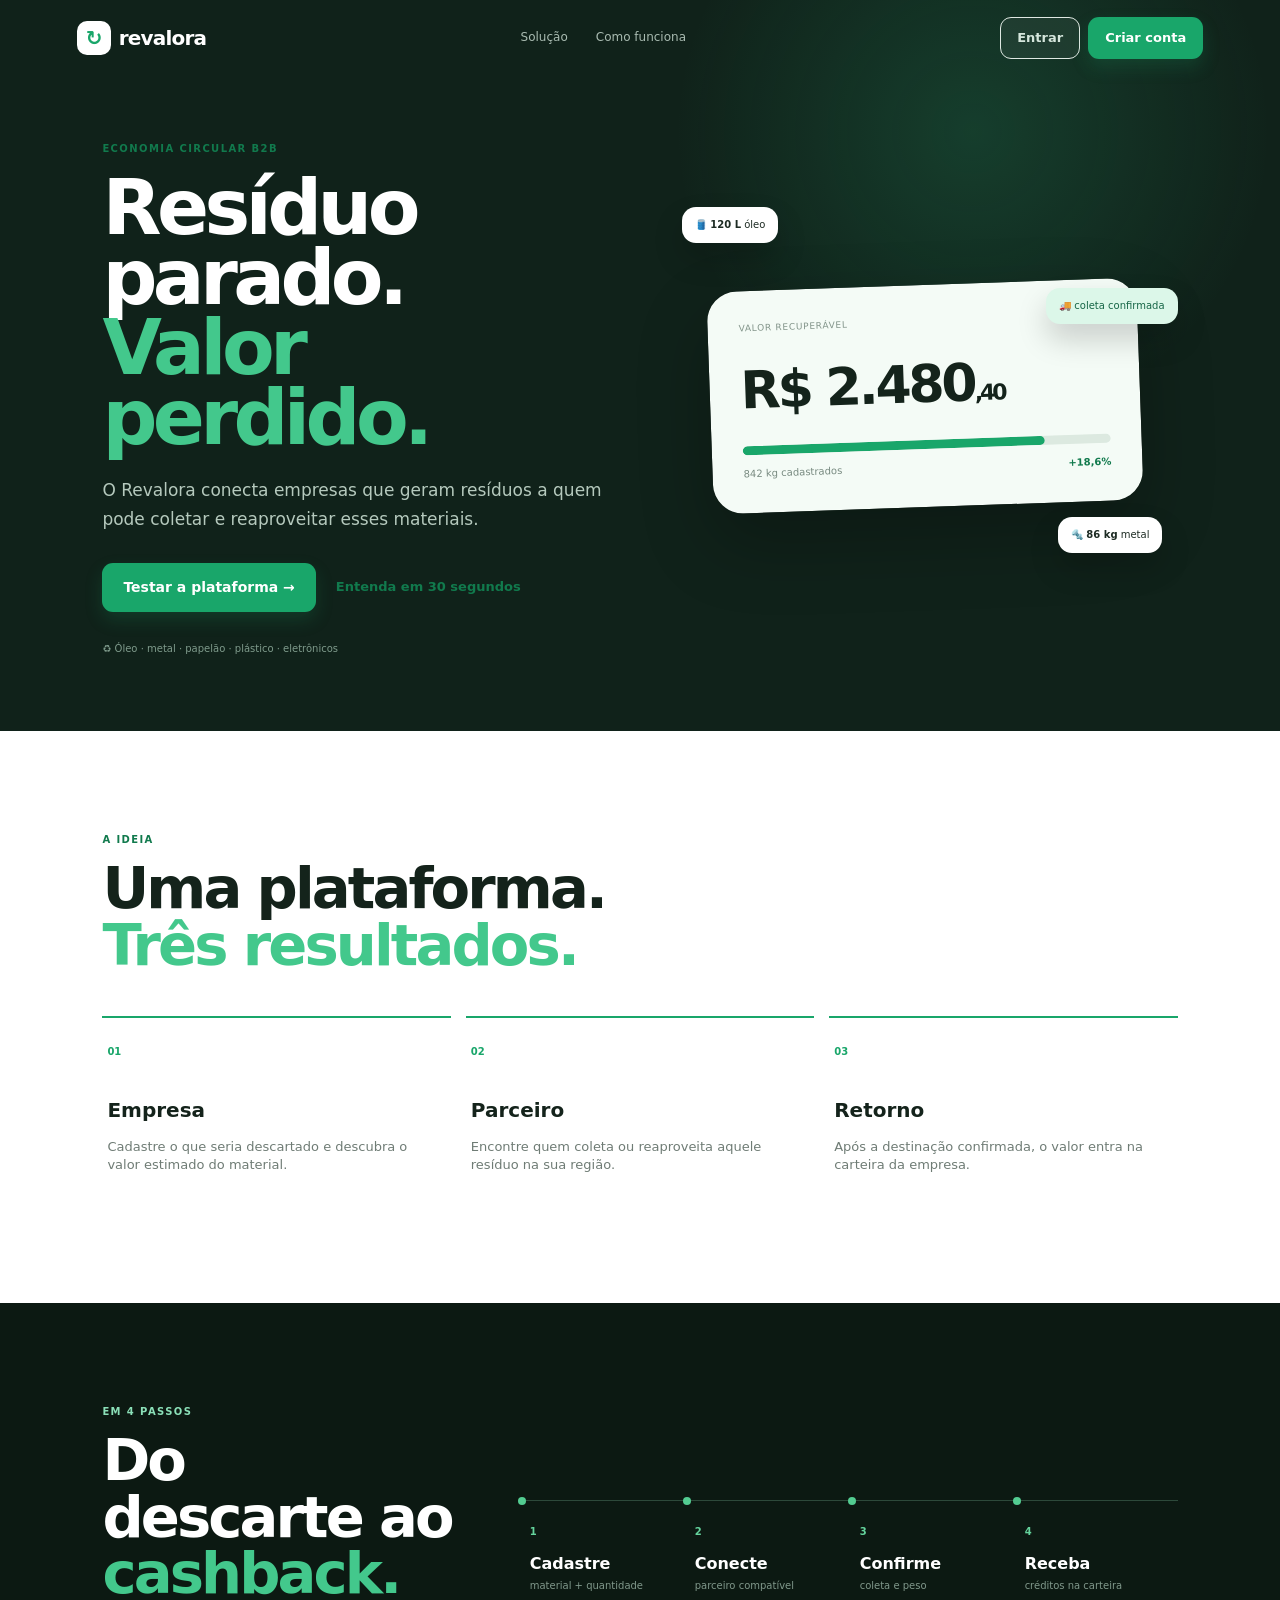
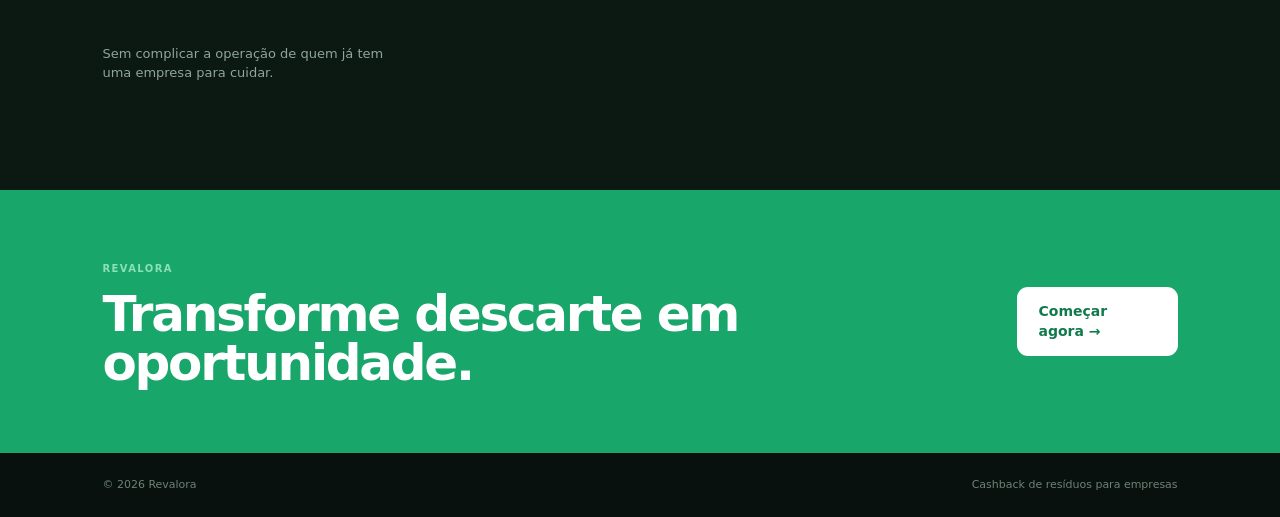
<file: index.html>
<!DOCTYPE html>
<html lang="pt-BR">
<head>
  <meta charset="UTF-8">
  <meta name="viewport" content="width=device-width, initial-scale=1.0">
  <title>Revalora — Resíduo que retorna valor</title>
  <link rel="stylesheet" href="styles.css">
</head>
<body class="landing">
  <header class="landing-header">
    <a class="logo" href="index.html"><span>↻</span> revalora</a>
    <nav><a href="#solucao">Solução</a><a href="#fluxo">Como funciona</a></nav>
    <div class="header-buttons"><a class="btn ghost" href="login.html">Entrar</a><a class="btn solid" href="cadastro.html">Criar conta</a></div>
  </header>

  <main>
    <section class="hero-v2">
      <div class="hero-v2-copy">
        <span class="tag">ECONOMIA CIRCULAR B2B</span>
        <h1>Resíduo parado.<br><em>Valor perdido.</em></h1>
        <p>O Revalora conecta empresas que geram resíduos a quem pode coletar e reaproveitar esses materiais.</p>
        <div class="hero-v2-actions">
          <a class="btn solid big" href="cadastro.html">Testar a plataforma →</a>
          <a class="text-link" href="#fluxo">Entenda em 30 segundos</a>
        </div>
        <div class="hero-note"><span>♻</span> Óleo · metal · papelão · plástico · eletrônicos</div>
      </div>

      <div class="hero-orbit">
        <div class="orbit-card main-orbit">
          <div class="orbit-top"><span>VALOR RECUPERÁVEL</span><b>este mês</b></div>
          <strong>R$ 2.480<small>,40</small></strong>
          <div class="orbit-bar"><i></i></div>
          <div class="orbit-foot"><span>842 kg cadastrados</span><b>+18,6%</b></div>
        </div>
        <div class="orbit-pill pill-one">🛢️ <b>120 L</b> óleo</div>
        <div class="orbit-pill pill-two">🔩 <b>86 kg</b> metal</div>
        <div class="orbit-pill pill-three">🚚 coleta confirmada</div>
        <div class="orbit-center">↻</div>
      </div>
    </section>

    <section id="solucao" class="section-v2">
      <div class="section-intro">
        <span class="tag">A IDEIA</span>
        <h2>Uma plataforma.<br><em>Três resultados.</em></h2>
      </div>
      <div class="result-grid">
        <article><span>01</span><h3>Empresa</h3><p>Cadastre o que seria descartado e descubra o valor estimado do material.</p></article>
        <article><span>02</span><h3>Parceiro</h3><p>Encontre quem coleta ou reaproveita aquele resíduo na sua região.</p></article>
        <article><span>03</span><h3>Retorno</h3><p>Após a destinação confirmada, o valor entra na carteira da empresa.</p></article>
      </div>
    </section>

    <section id="fluxo" class="section-v2 dark-band">
      <div class="flow-copy"><span class="tag light">EM 4 PASSOS</span><h2>Do descarte ao<br><em>cashback.</em></h2><p>Sem complicar a operação de quem já tem uma empresa para cuidar.</p></div>
      <div class="flow-line">
        <div><b>1</b><strong>Cadastre</strong><small>material + quantidade</small></div>
        <div><b>2</b><strong>Conecte</strong><small>parceiro compatível</small></div>
        <div><b>3</b><strong>Confirme</strong><small>coleta e peso</small></div>
        <div><b>4</b><strong>Receba</strong><small>créditos na carteira</small></div>
      </div>
    </section>

    <section class="cta-v2">
      <div><span class="tag light">REVALORA</span><h2>Transforme descarte em oportunidade.</h2></div>
      <a class="btn light-btn big" href="cadastro.html">Começar agora →</a>
    </section>
  </main>

  <footer class="landing-footer-v2"><span>© 2026 Revalora</span><span>Cashback de resíduos para empresas</span></footer>
</body>
</html>
</file>
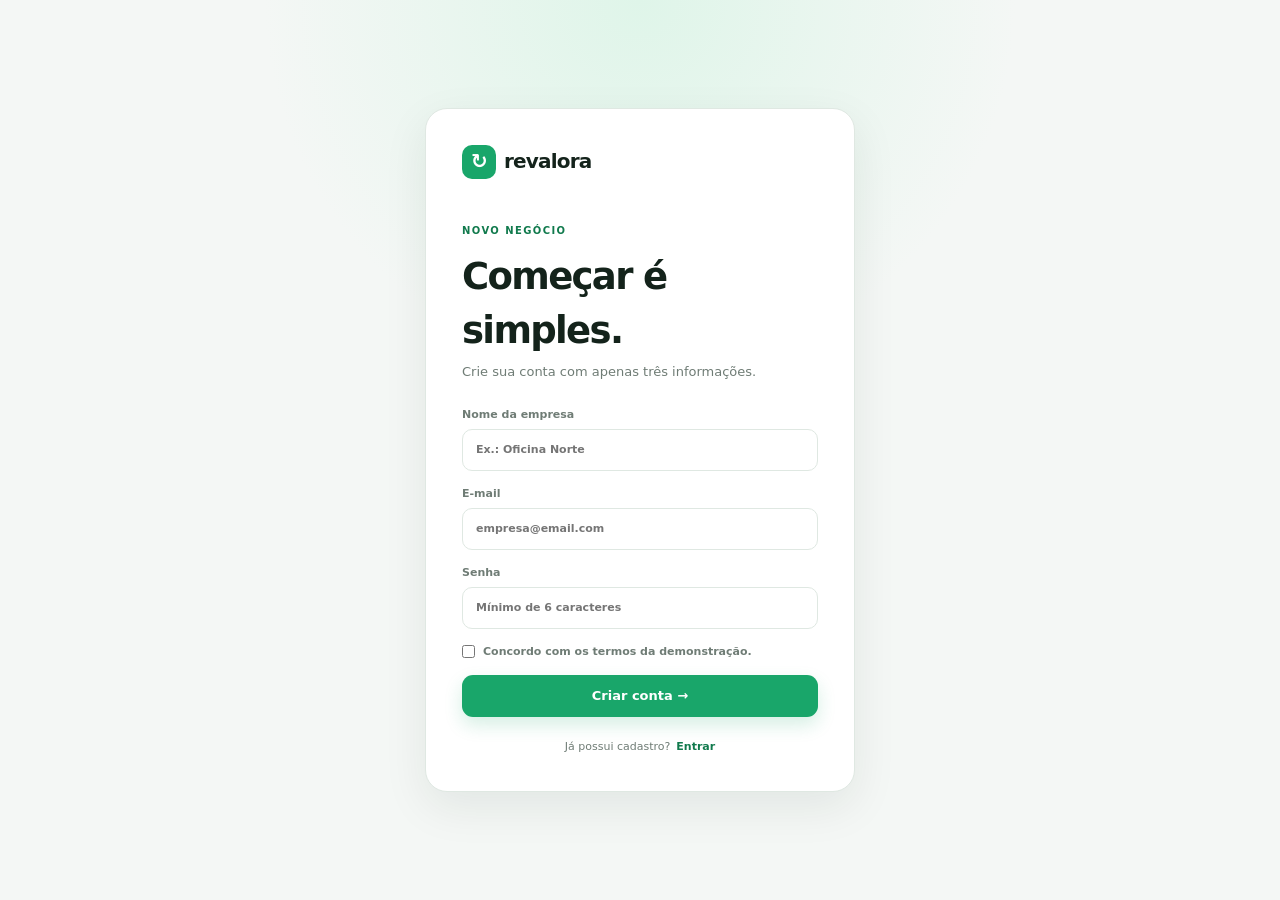
<file: cadastro.html>
<!DOCTYPE html>
<html lang="pt-BR">
<head><meta charset="UTF-8"><meta name="viewport" content="width=device-width, initial-scale=1.0"><title>Criar conta | Revalora</title><link rel="stylesheet" href="styles.css"></head>
<body class="auth-v2">
  <main class="auth-box">
    <a class="logo" href="index.html"><span>↻</span> revalora</a>
    <div class="auth-title"><span class="tag">NOVO NEGÓCIO</span><h1>Começar é simples.</h1><p>Crie sua conta com apenas três informações.</p></div>
    <div id="registerAlert" class="alert hidden"></div>
    <form id="registerForm" class="form-v2">
      <label>Nome da empresa<input id="companyName" type="text" placeholder="Ex.: Oficina Norte" required></label>
      <label>E-mail<input id="registerEmail" type="email" placeholder="empresa@email.com" required></label>
      <label>Senha<input id="registerPassword" type="password" placeholder="Mínimo de 6 caracteres" minlength="6" required></label>
      <label class="check"><input id="registerTerms" type="checkbox" required> Concordo com os termos da demonstração.</label>
      <button class="btn solid wide" type="submit">Criar conta →</button>
    </form>
    <div class="auth-bottom"><span>Já possui cadastro?</span><a href="login.html">Entrar</a></div>
  </main>
  <script src="app.js"></script><script src="store.js"></script><script src="auth.js"></script>
</body>
</html>
</file>
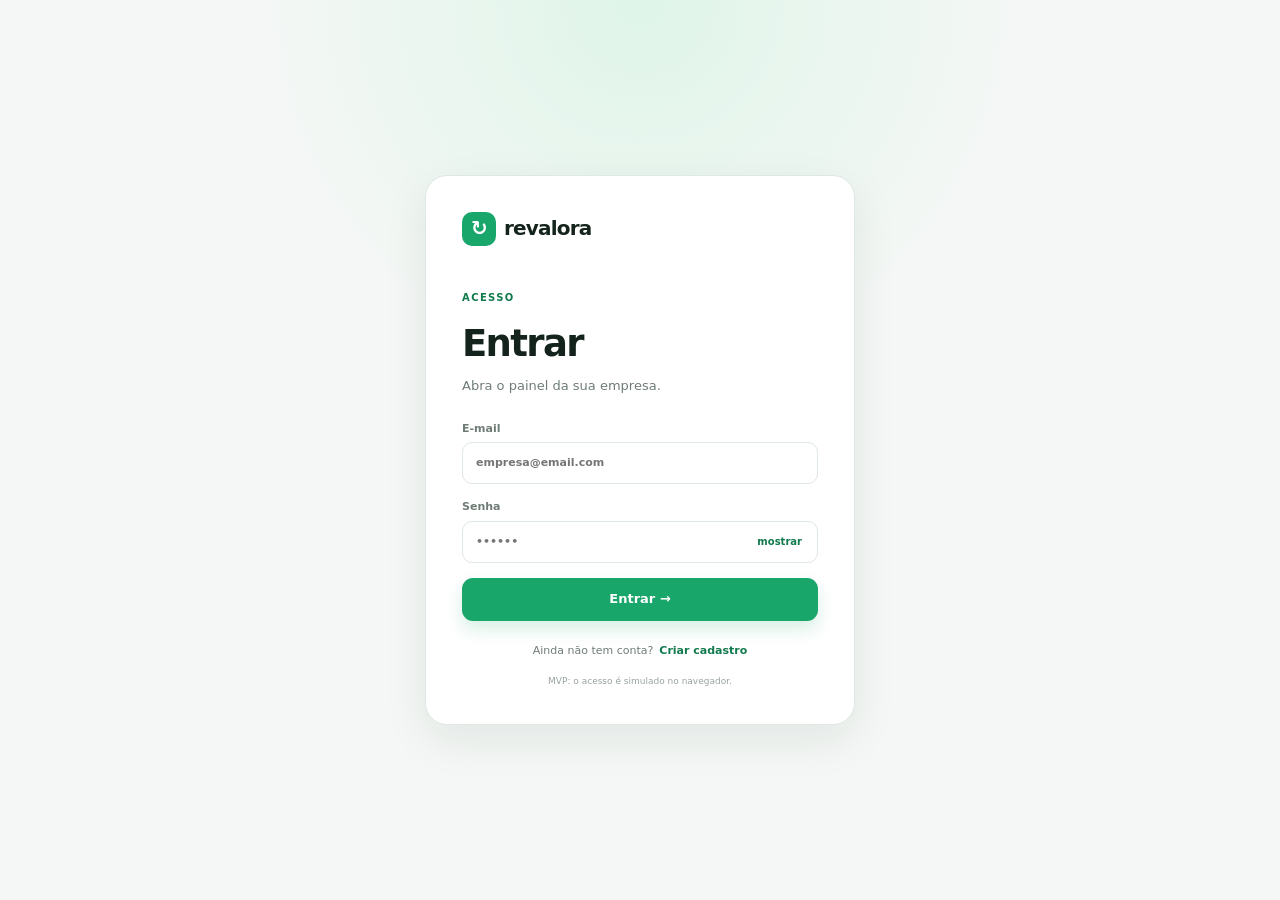
<file: carteira.html>
<!DOCTYPE html>
<html lang="pt-BR">
<head>
  <meta charset="UTF-8"><meta name="viewport" content="width=device-width, initial-scale=1.0">
  <title>Carteira | Revalora</title><link rel="stylesheet" href="styles.css">
</head>
<body class="app-v2">
  <header class="app-header">
    <a class="logo" href="dashboard.html"><span>↻</span> revalora</a>
    <nav class="app-nav">
      <a class="" href="dashboard.html">Visão geral</a>
      <a class="" href="residuos.html">Resíduos</a>
      <a class="" href="coletas.html">Coletas</a>
      <a class="" href="parceiros.html">Parceiros</a>
      <a class="on" href="carteira.html">Carteira</a>
    </nav>
    <div class="header-user">
      <button class="circle-btn" id="settingsBtn" title="Configurações">⚙</button>
      <span class="user-initials" id="topAvatar">RV</span>
    </div>
  </header>

  <aside class="settings-panel" id="settingsPanel">
    <div class="settings-head"><div><span class="tag">PREFERÊNCIAS</span><h3>Configurações</h3></div><button class="close-settings" id="closeSettings">×</button></div>
    <div class="setting-card"><div><strong>Tema escuro</strong><small>Alternar aparência do sistema</small></div><label class="switch"><input id="darkToggle" type="checkbox"><span></span></label></div>
    <div class="setting-card"><div><strong>Notificações</strong><small>Alertas de coletas e créditos</small></div><label class="switch"><input id="notifyToggle" type="checkbox" checked><span></span></label></div>
    <div class="setting-card"><div><strong>Modo compacto</strong><small>Reduz espaços no painel</small></div><label class="switch"><input id="compactToggle" type="checkbox"><span></span></label></div>
    <div class="setting-profile"><span class="user-initials large" id="settingsAvatar">RV</span><div><strong id="settingsCompany">Minha Empresa</strong><small id="settingsEmail">empresa@email.com</small></div></div>
    <button class="btn outline wide" id="settingsSave">Salvar preferências</button>
    <button class="logout-button" id="logoutLink">Sair da conta</button>
  </aside>
  <div class="settings-overlay" id="settingsOverlay"></div>

  <main class="app-content">

<section class="wallet-top"><div><span class="tag light">CARTEIRA</span><h1 id="walletBalance">R$ 842,70</h1><p>créditos disponíveis</p></div><button class="btn light-btn" id="redeemBtn">Usar créditos →</button></section>
<section class="wallet-cards"><div><small>Ganhos este mês</small><strong>R$ 412,70</strong><b>↗ 18,6%</b></div><div><small>Pendentes</small><strong id="walletPending">R$ 84,30</strong><span>2 coletas</span></div><div><small>Resgatado</small><strong id="walletRedeemed">R$ 120,00</strong><span>1 benefício</span></div></section>
<section class="panel-v2"><div class="panel-title"><div><span class="tag">EXTRATO</span><h2>Movimentações</h2></div></div><div class="statement" id="statement"></div></section>
<div class="modal hidden" id="redeemModal"><div class="modal-v2"><button class="modal-x" data-close-modal>×</button><span class="tag">RESGATE</span><h2>Usar créditos</h2><p>Escolha um benefício para simular o resgate.</p><form id="redeemForm" class="form-v2"><label>Benefício<select id="redeemBenefit"><option>Desconto em manutenção</option><option>Crédito para nova coleta</option><option>Voucher parceiro</option></select></label><label>Valor<input id="redeemValue" type="number" min="1" step="0.01" value="50" required></label><button class="btn solid wide">Confirmar resgate</button></form></div></div>

  </main>
  <script src="app.js"></script><script src="store.js"></script><script src="auth.js"></script><script src="carteira.js"></script>
</body>
</html>
</file>
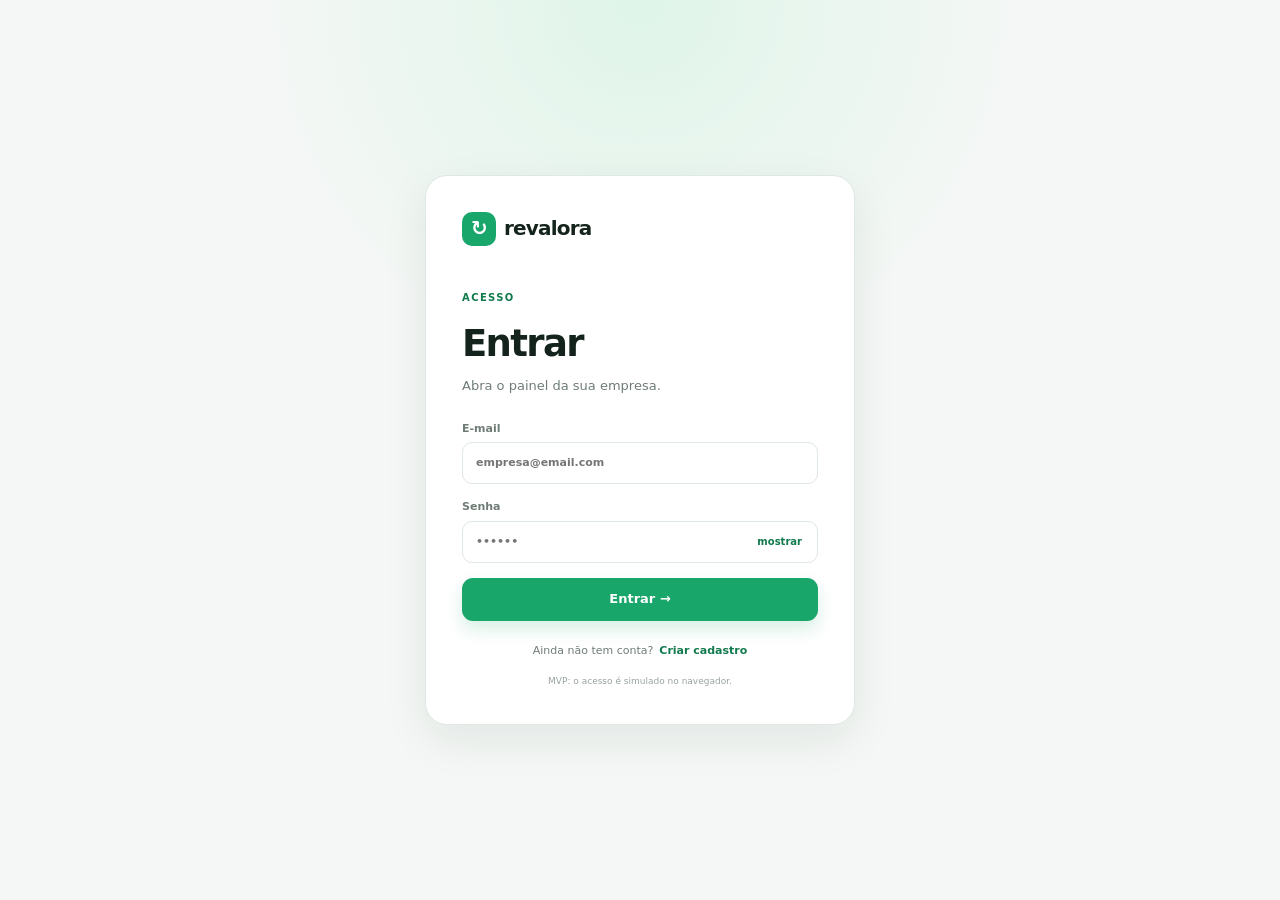
<file: coletas.html>
<!DOCTYPE html>
<html lang="pt-BR">
<head>
  <meta charset="UTF-8"><meta name="viewport" content="width=device-width, initial-scale=1.0">
  <title>Coletas | Revalora</title><link rel="stylesheet" href="styles.css">
</head>
<body class="app-v2">
  <header class="app-header">
    <a class="logo" href="dashboard.html"><span>↻</span> revalora</a>
    <nav class="app-nav">
      <a class="" href="dashboard.html">Visão geral</a>
      <a class="" href="residuos.html">Resíduos</a>
      <a class="on" href="coletas.html">Coletas</a>
      <a class="" href="parceiros.html">Parceiros</a>
      <a class="" href="carteira.html">Carteira</a>
    </nav>
    <div class="header-user">
      <button class="circle-btn" id="settingsBtn" title="Configurações">⚙</button>
      <span class="user-initials" id="topAvatar">RV</span>
    </div>
  </header>

  <aside class="settings-panel" id="settingsPanel">
    <div class="settings-head"><div><span class="tag">PREFERÊNCIAS</span><h3>Configurações</h3></div><button class="close-settings" id="closeSettings">×</button></div>
    <div class="setting-card"><div><strong>Tema escuro</strong><small>Alternar aparência do sistema</small></div><label class="switch"><input id="darkToggle" type="checkbox"><span></span></label></div>
    <div class="setting-card"><div><strong>Notificações</strong><small>Alertas de coletas e créditos</small></div><label class="switch"><input id="notifyToggle" type="checkbox" checked><span></span></label></div>
    <div class="setting-card"><div><strong>Modo compacto</strong><small>Reduz espaços no painel</small></div><label class="switch"><input id="compactToggle" type="checkbox"><span></span></label></div>
    <div class="setting-profile"><span class="user-initials large" id="settingsAvatar">RV</span><div><strong id="settingsCompany">Minha Empresa</strong><small id="settingsEmail">empresa@email.com</small></div></div>
    <button class="btn outline wide" id="settingsSave">Salvar preferências</button>
    <button class="logout-button" id="logoutLink">Sair da conta</button>
  </aside>
  <div class="settings-overlay" id="settingsOverlay"></div>

  <main class="app-content">

<section class="page-heading-v2"><div><span class="tag">LOGÍSTICA</span><h1>Coletas</h1><p>Veja o que está agendado e o que já foi concluído.</p></div><button class="btn solid" id="newCollection">+ Solicitar coleta</button></section>
<section class="collection-highlight"><div><span class="tag light">PRÓXIMA COLETA</span><h2 id="nextPartner">EcoÓleo</h2><p id="nextMaterial">Óleo lubrificante · 80 L</p><div class="collection-time"><span id="nextDate">30/09</span> <b id="nextTime">09:00–11:00</b></div></div><div class="pickup-route"><div class="route-path"></div><span>🏢</span><b>4,8 km</b><span>♻</span></div></section>
<section class="panel-v2"><div class="panel-title"><div><span class="tag">AGENDA</span><h2>Coletas</h2></div></div>
<div class="collection-list" id="collectionList"></div></section>
<div class="modal hidden" id="collectionModal"><div class="modal-v2"><button class="modal-x" data-close-modal>×</button><span class="tag">NOVA COLETA</span><h2>Solicitar coleta</h2><form id="collectionForm" class="form-v2"><label>Material<select id="collectionMaterial"><option value="Óleo lubrificante|80|L|284">Óleo lubrificante — 80 L</option><option value="Papelão|126|kg|73.08">Papelão — 126 kg</option><option value="Sucata metálica|140|kg|420">Sucata metálica — 140 kg</option><option value="Plástico rígido|60|kg|36">Plástico rígido — 60 kg</option></select></label><label>Data<input id="collectionDate" type="date" required></label><label>Horário<select id="collectionTime"><option>08:00–10:00</option><option>10:00–12:00</option><option>14:00–16:00</option></select></label><button class="btn solid wide">Confirmar solicitação</button></form></div></div>

  </main>
  <script src="app.js"></script><script src="store.js"></script><script src="auth.js"></script><script src="coletas.js"></script>
</body>
</html>
</file>
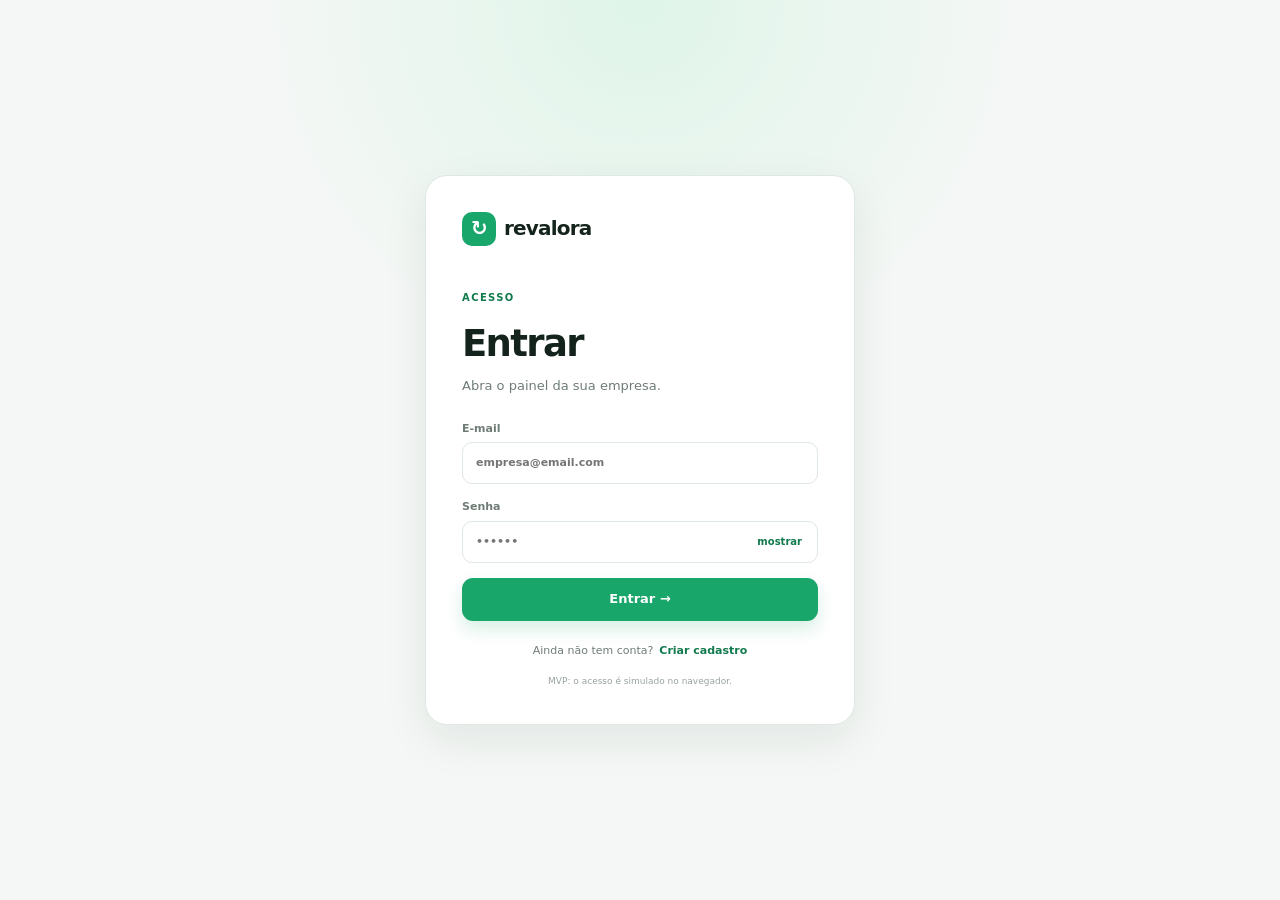
<file: dashboard.html>
<!DOCTYPE html>
<html lang="pt-BR">
<head>
  <meta charset="UTF-8"><meta name="viewport" content="width=device-width, initial-scale=1.0">
  <title>Visão geral | Revalora</title><link rel="stylesheet" href="styles.css">
</head>
<body class="app-v2">
  <header class="app-header">
    <a class="logo" href="dashboard.html"><span>↻</span> revalora</a>
    <nav class="app-nav">
      <a class="on" href="dashboard.html">Visão geral</a>
      <a class="" href="residuos.html">Resíduos</a>
      <a class="" href="coletas.html">Coletas</a>
      <a class="" href="parceiros.html">Parceiros</a>
      <a class="" href="carteira.html">Carteira</a>
    </nav>
    <div class="header-user">
      <button class="circle-btn" id="settingsBtn" title="Configurações">⚙</button>
      <span class="user-initials" id="topAvatar">RV</span>
    </div>
  </header>

  <aside class="settings-panel" id="settingsPanel">
    <div class="settings-head"><div><span class="tag">PREFERÊNCIAS</span><h3>Configurações</h3></div><button class="close-settings" id="closeSettings">×</button></div>
    <div class="setting-card"><div><strong>Tema escuro</strong><small>Alternar aparência do sistema</small></div><label class="switch"><input id="darkToggle" type="checkbox"><span></span></label></div>
    <div class="setting-card"><div><strong>Notificações</strong><small>Alertas de coletas e créditos</small></div><label class="switch"><input id="notifyToggle" type="checkbox" checked><span></span></label></div>
    <div class="setting-card"><div><strong>Modo compacto</strong><small>Reduz espaços no painel</small></div><label class="switch"><input id="compactToggle" type="checkbox"><span></span></label></div>
    <div class="setting-profile"><span class="user-initials large" id="settingsAvatar">RV</span><div><strong id="settingsCompany">Minha Empresa</strong><small id="settingsEmail">empresa@email.com</small></div></div>
    <button class="btn outline wide" id="settingsSave">Salvar preferências</button>
    <button class="logout-button" id="logoutLink">Sair da conta</button>
  </aside>
  <div class="settings-overlay" id="settingsOverlay"></div>

  <main class="app-content">

<section class="dash-top">
  <div><span class="tag">PAINEL DA EMPRESA</span><h1>Transforme resíduo em <em>retorno.</em></h1><p id="companyIntro">Aqui está o resumo da sua operação.</p></div>
  <div class="dash-actions"><a class="btn solid" href="residuos.html?action=add">+ Novo resíduo</a><button class="btn outline" id="resetDemoBtn" type="button">↻ Resetar demo</button></div>
</section>

<section class="balance-card">
  <div class="balance-main"><span>CRÉDITOS DISPONÍVEIS</span><strong id="dashBalance">R$ 842,70</strong><b>↗ +18,6% no mês</b></div>
  <div class="balance-side"><small>Em processamento</small><strong id="dashPending">R$ 84,30</strong><a href="carteira.html">Abrir carteira →</a></div>
  <div class="balance-wave"></div>
</section>

<section class="stat-strip">
  <div><span>♻</span><small>Materiais recuperados</small><strong id="dashRecovered">1.248 kg</strong><b>+14,2%</b></div>
  <div><span>🚚</span><small>Coletas concluídas</small><strong id="dashCollections">38</strong><b>4 próximas</b></div>
  <div><span>◎</span><small>Destinação confirmada</small><strong id="dashConfirmed">91%</strong><b>+4,1 p.p.</b></div>
  <div><span>◈</span><small>Valor movimentado</small><strong id="dashMoved">R$ 4.286,00</strong><b>+18,6%</b></div>
</section>

<section class="dash-grid">
  <article class="panel-v2 latest-panel">
    <div class="panel-title"><div><span class="tag">RECENTES</span><h2>Últimas operações</h2></div><a href="coletas.html">Ver coletas →</a></div>
    <div class="latest-list" id="latestList"></div>

  </article>
  <article class="panel-v2 impact-panel">
    <div class="panel-title"><div><span class="tag">IMPACTO</span><h2>Este mês</h2></div></div>
    <div class="impact-big"><strong>1,24</strong><span>toneladas recuperadas</span></div>
    <div class="impact-meter"><div><i style="width:91%"></i></div><strong id="dashConfirmed">91%</strong></div>
    <p>dos materiais cadastrados tiveram destinação confirmada.</p>
    <div class="impact-chips"><span>♻ economia circular</span><span>✓ meta batida</span></div>
  </article>
</section>

<section class="quick-actions">
  <a href="residuos.html"><span>♻</span><strong>Cadastrar resíduo</strong><small>Adicionar um novo material</small></a>
  <a href="coletas.html"><span>🚚</span><strong>Solicitar coleta</strong><small>Encontrar parceiro</small></a>
  <a href="carteira.html"><span>◈</span><strong>Usar créditos</strong><small>Ver benefícios</small></a>
</section>

  </main>
  <script src="app.js"></script><script src="store.js"></script><script src="auth.js"></script><script src="dashboard.js"></script>
</body>
</html>
</file>
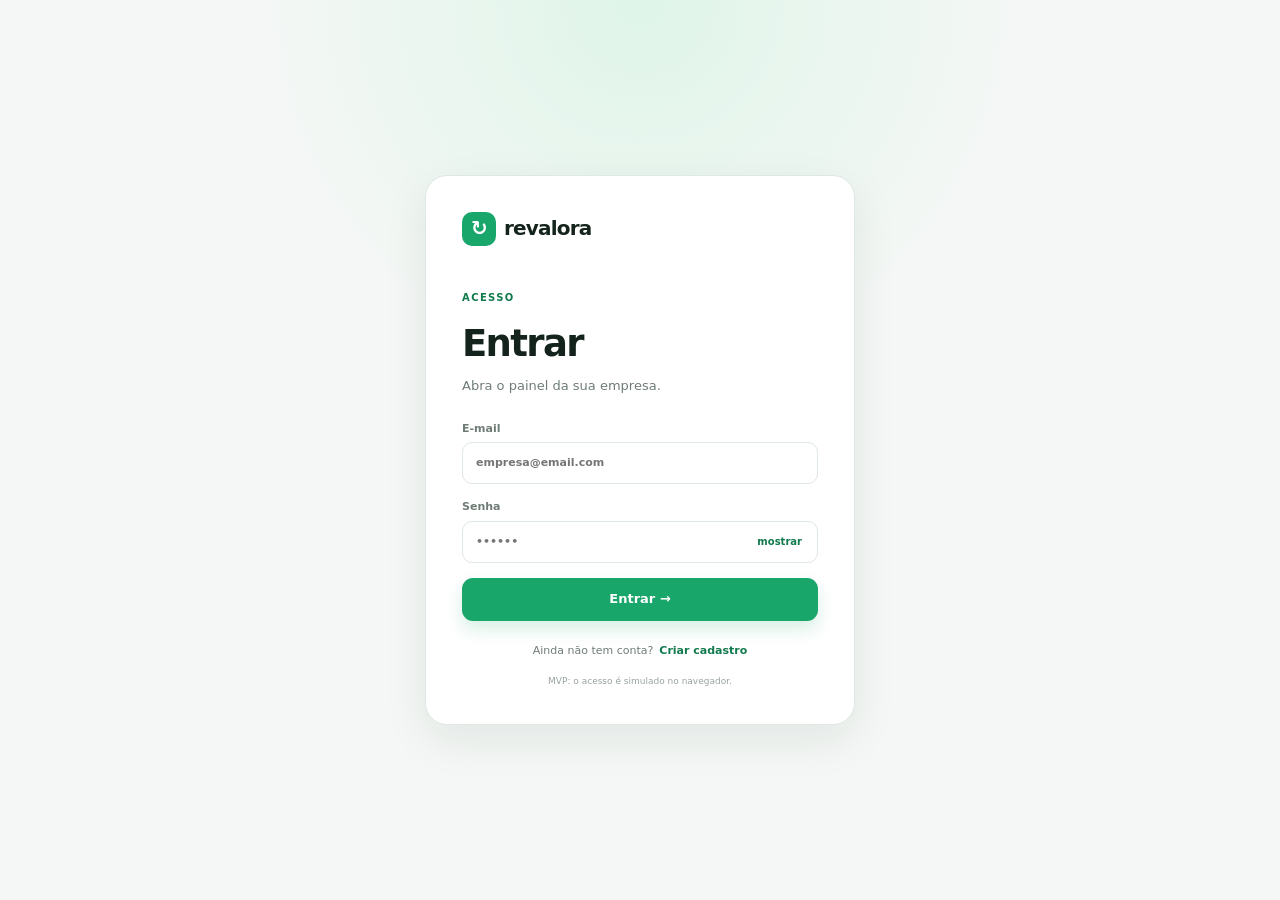
<file: login.html>
<!DOCTYPE html>
<html lang="pt-BR">
<head><meta charset="UTF-8"><meta name="viewport" content="width=device-width, initial-scale=1.0"><title>Entrar | Revalora</title><link rel="stylesheet" href="styles.css"></head>
<body class="auth-v2">
  <main class="auth-box">
    <a class="logo" href="index.html"><span>↻</span> revalora</a>
    <div class="auth-title"><span class="tag">ACESSO</span><h1>Entrar</h1><p>Abra o painel da sua empresa.</p></div>
    <div id="authAlert" class="alert hidden"></div>
    <form id="loginForm" class="form-v2">
      <label>E-mail<input id="loginEmail" type="email" placeholder="empresa@email.com" required></label>
      <label>Senha<div class="password"><input id="loginPassword" type="password" placeholder="••••••" required><button type="button" class="show-pass" data-target="loginPassword">mostrar</button></div></label>
      <button class="btn solid wide" type="submit">Entrar →</button>
    </form>
    <div class="auth-bottom"><span>Ainda não tem conta?</span><a href="cadastro.html">Criar cadastro</a></div>
    <small class="demo-note">MVP: o acesso é simulado no navegador.</small>
  </main>
  <script src="app.js"></script><script src="store.js"></script><script src="auth.js"></script>
</body>
</html>
</file>
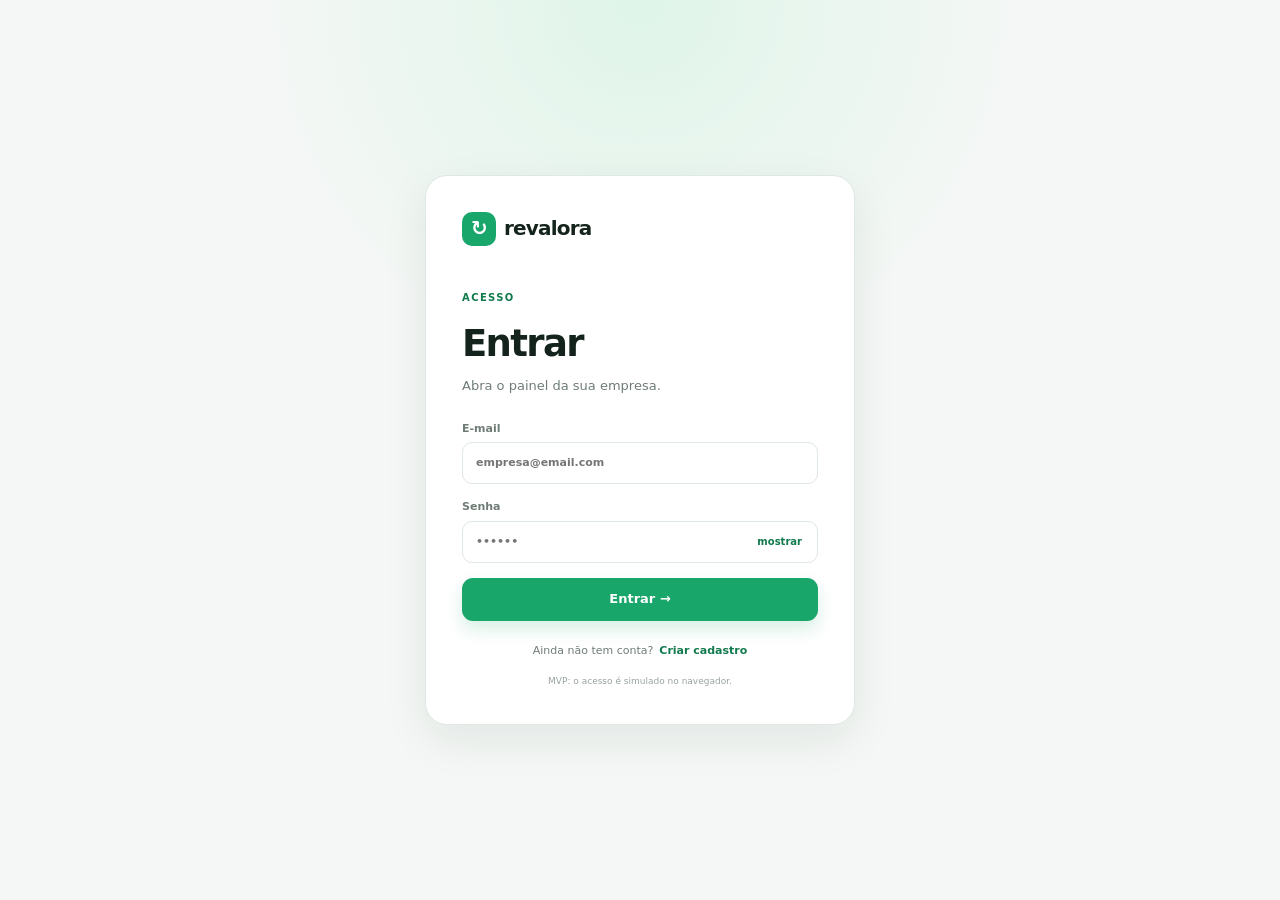
<file: parceiros.html>
<!DOCTYPE html>
<html lang="pt-BR">
<head>
  <meta charset="UTF-8"><meta name="viewport" content="width=device-width, initial-scale=1.0">
  <title>Parceiros | Revalora</title><link rel="stylesheet" href="styles.css">
</head>
<body class="app-v2">
  <header class="app-header">
    <a class="logo" href="dashboard.html"><span>↻</span> revalora</a>
    <nav class="app-nav">
      <a class="" href="dashboard.html">Visão geral</a>
      <a class="" href="residuos.html">Resíduos</a>
      <a class="" href="coletas.html">Coletas</a>
      <a class="on" href="parceiros.html">Parceiros</a>
      <a class="" href="carteira.html">Carteira</a>
    </nav>
    <div class="header-user">
      <button class="circle-btn" id="settingsBtn" title="Configurações">⚙</button>
      <span class="user-initials" id="topAvatar">RV</span>
    </div>
  </header>

  <aside class="settings-panel" id="settingsPanel">
    <div class="settings-head"><div><span class="tag">PREFERÊNCIAS</span><h3>Configurações</h3></div><button class="close-settings" id="closeSettings">×</button></div>
    <div class="setting-card"><div><strong>Tema escuro</strong><small>Alternar aparência do sistema</small></div><label class="switch"><input id="darkToggle" type="checkbox"><span></span></label></div>
    <div class="setting-card"><div><strong>Notificações</strong><small>Alertas de coletas e créditos</small></div><label class="switch"><input id="notifyToggle" type="checkbox" checked><span></span></label></div>
    <div class="setting-card"><div><strong>Modo compacto</strong><small>Reduz espaços no painel</small></div><label class="switch"><input id="compactToggle" type="checkbox"><span></span></label></div>
    <div class="setting-profile"><span class="user-initials large" id="settingsAvatar">RV</span><div><strong id="settingsCompany">Minha Empresa</strong><small id="settingsEmail">empresa@email.com</small></div></div>
    <button class="btn outline wide" id="settingsSave">Salvar preferências</button>
    <button class="logout-button" id="logoutLink">Sair da conta</button>
  </aside>
  <div class="settings-overlay" id="settingsOverlay"></div>

  <main class="app-content">

<section class="page-heading-v2"><div><span class="tag">REDE</span><h1>Parceiros</h1><p>Encontre quem coleta ou reaproveita seus materiais.</p></div></section>
<div class="partner-search"><input id="partnerSearch" placeholder="Buscar por nome ou material..."><div class="chip-row"><button class="chip active" data-filter="all">Todos</button><button class="chip" data-filter="óleo">Óleo</button><button class="chip" data-filter="metal">Metal</button><button class="chip" data-filter="papelão">Papelão</button><button class="chip" data-filter="plástico">Plástico</button></div></div>
<section class="partner-v2-grid" id="partnerGrid">
<article class="partner-v2-card" data-tags="óleo"><div class="partner-head"><span class="partner-logo oil-logo">EO</span><span class="badge green">Hoje</span></div><h3>EcoÓleo</h3><p>Óleos lubrificantes e coleta corporativa.</p><div class="partner-foot"><span>★ 4,9 · 4,8 km</span><button class="btn outline small partner-request" data-partner="EcoÓleo">Solicitar</button></div></article>
<article class="partner-v2-card" data-tags="metal"><div class="partner-head"><span class="partner-logo metal-logo">MV</span><span class="badge green">Amanhã</span></div><h3>MetalVerde</h3><p>Triagem e reciclagem de metais e sucatas.</p><div class="partner-foot"><span>★ 4,8 · 6,2 km</span><button class="btn outline small partner-request" data-partner="MetalVerde">Solicitar</button></div></article>
<article class="partner-v2-card" data-tags="papelão plástico"><div class="partner-head"><span class="partner-logo paper-logo">EC</span><span class="badge amber">Rota limitada</span></div><h3>EcoCiclo</h3><p>Papel, papelão e plásticos recicláveis.</p><div class="partner-foot"><span>★ 4,7 · 6,1 km</span><button class="btn outline small partner-request" data-partner="EcoCiclo">Solicitar</button></div></article>
<article class="partner-v2-card" data-tags="papelão"><div class="partner-head"><span class="partner-logo purple-logo">RC</span><span class="badge green">Disponível</span></div><h3>Recicla Centro</h3><p>Coleta empresarial de papelão e embalagens.</p><div class="partner-foot"><span>★ 4,6 · 3,7 km</span><button class="btn outline small partner-request" data-partner="Recicla Centro">Solicitar</button></div></article>
</section>

  </main>
  <script src="app.js"></script><script src="store.js"></script><script src="auth.js"></script><script src="parceiros.js"></script>
</body>
</html>
</file>
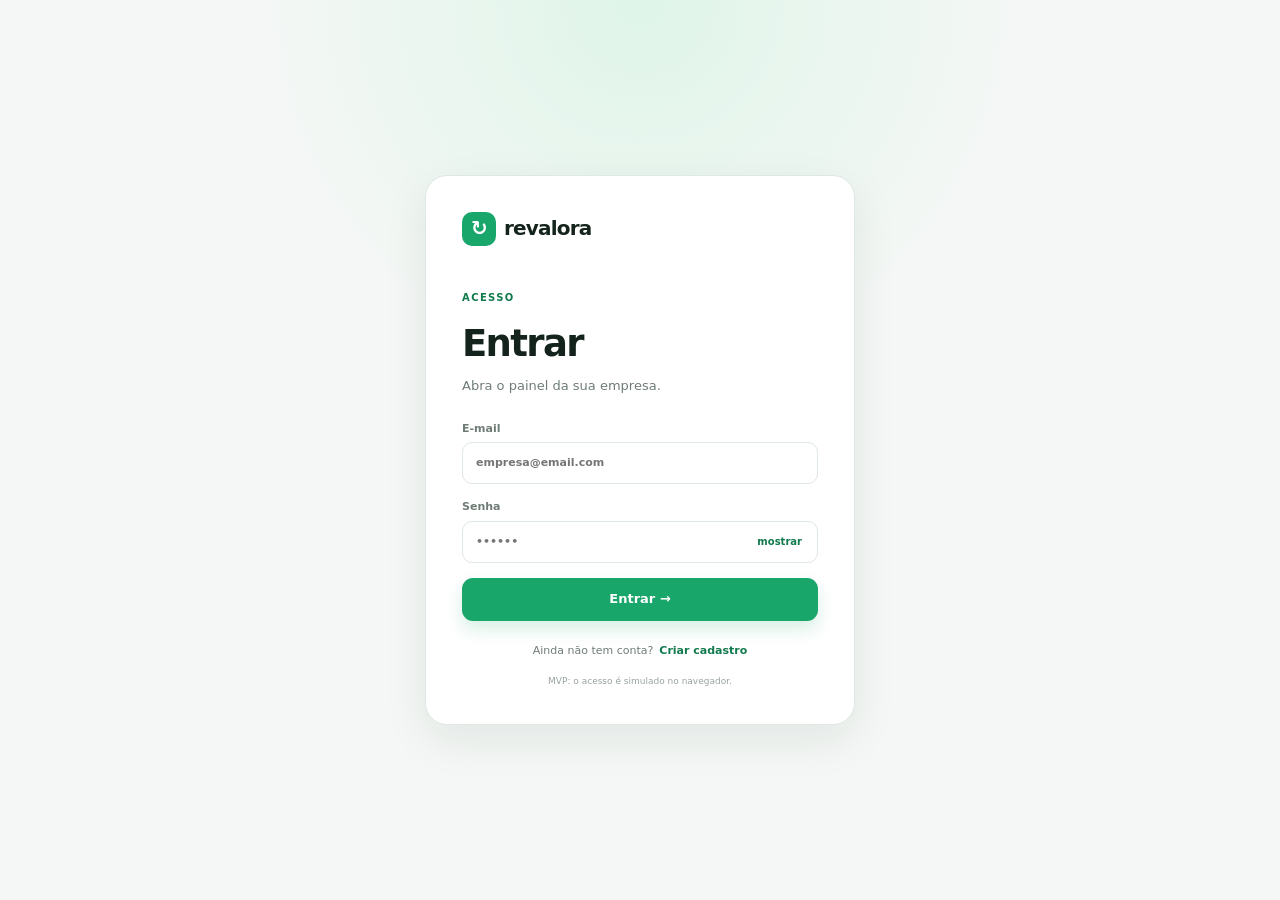
<file: residuos.html>
<!DOCTYPE html>
<html lang="pt-BR">
<head>
  <meta charset="UTF-8"><meta name="viewport" content="width=device-width, initial-scale=1.0">
  <title>Resíduos | Revalora</title><link rel="stylesheet" href="styles.css">
</head>
<body class="app-v2">
  <header class="app-header">
    <a class="logo" href="dashboard.html"><span>↻</span> revalora</a>
    <nav class="app-nav">
      <a class="" href="dashboard.html">Visão geral</a>
      <a class="on" href="residuos.html">Resíduos</a>
      <a class="" href="coletas.html">Coletas</a>
      <a class="" href="parceiros.html">Parceiros</a>
      <a class="" href="carteira.html">Carteira</a>
    </nav>
    <div class="header-user">
      <button class="circle-btn" id="settingsBtn" title="Configurações">⚙</button>
      <span class="user-initials" id="topAvatar">RV</span>
    </div>
  </header>

  <aside class="settings-panel" id="settingsPanel">
    <div class="settings-head"><div><span class="tag">PREFERÊNCIAS</span><h3>Configurações</h3></div><button class="close-settings" id="closeSettings">×</button></div>
    <div class="setting-card"><div><strong>Tema escuro</strong><small>Alternar aparência do sistema</small></div><label class="switch"><input id="darkToggle" type="checkbox"><span></span></label></div>
    <div class="setting-card"><div><strong>Notificações</strong><small>Alertas de coletas e créditos</small></div><label class="switch"><input id="notifyToggle" type="checkbox" checked><span></span></label></div>
    <div class="setting-card"><div><strong>Modo compacto</strong><small>Reduz espaços no painel</small></div><label class="switch"><input id="compactToggle" type="checkbox"><span></span></label></div>
    <div class="setting-profile"><span class="user-initials large" id="settingsAvatar">RV</span><div><strong id="settingsCompany">Minha Empresa</strong><small id="settingsEmail">empresa@email.com</small></div></div>
    <button class="btn outline wide" id="settingsSave">Salvar preferências</button>
    <button class="logout-button" id="logoutLink">Sair da conta</button>
  </aside>
  <div class="settings-overlay" id="settingsOverlay"></div>

  <main class="app-content">

<section class="page-heading-v2"><div><span class="tag">MATERIAIS</span><h1>Resíduos</h1><p>Cadastre o que sua empresa tem disponível.</p></div><button class="btn solid" id="addResidue">+ Novo resíduo</button></section>
<section class="summary-row"><div><small>Disponível</small><strong id="residueAvailable">326 kg</strong></div><div><small>Valor estimado</small><strong id="residueValue">R$ 714,30</strong></div><div><small>Em coleta</small><strong id="residueInCollection">2</strong></div></section>
<section class="panel-v2">
  <div class="toolbar-v2"><input id="residueSearch" placeholder="Buscar material..."><select id="residueFilter"><option>Todos</option><option>Disponível</option><option>Em coleta</option><option>Destinado</option></select></div>
  <div class="residue-cards" id="residueCards"></div>
div>
</section>
<div class="modal hidden" id="residueModal"><div class="modal-v2"><button class="modal-x" data-close-modal>×</button><span class="tag">NOVO RESÍDUO</span><h2>Cadastrar material</h2><p>Veja uma estimativa do retorno.</p><form id="residueForm" class="form-v2"><label>Material<select id="materialType" required><option value="">Selecione</option><option data-unit="kg" data-rate="0.58">Papelão</option><option data-unit="kg" data-rate="0.60">Plástico rígido</option><option data-unit="kg" data-rate="3">Sucata metálica</option><option data-unit="L" data-rate="3.55">Óleo lubrificante</option><option data-unit="kg" data-rate="0.90">Alumínio</option><option data-unit="kg" data-rate="1.10">Eletrônicos</option></select></label><div class="two-fields"><label>Quantidade<input id="materialQty" type="number" min=".1" step=".1" required></label><label>Unidade<input id="materialUnit" readonly></label></div><div class="estimate-v2"><span>Valor estimado</span><strong id="materialEstimate">R$ 0,00</strong></div><button class="btn solid wide" type="submit">Adicionar ao catálogo</button></form></div></div>

  </main>
  <script src="app.js"></script><script src="store.js"></script><script src="auth.js"></script><script src="residuos.js"></script>
</body>
</html>
</file>
<file: styles.css>
:root{
  --bg:#f4f7f5;--card:#fff;--text:#14231b;--muted:#6f7c75;--line:#dfe8e2;
  --green:#19a66a;--green-2:#117a4d;--green-soft:#e7f7ee;--dark:#10221a;
  --amber:#b8731c;--amber-soft:#fff0db;--shadow:0 15px 45px rgba(17,42,29,.08);
  --font:Inter,ui-sans-serif,system-ui,-apple-system,BlinkMacSystemFont,"Segoe UI",sans-serif;
}
*{box-sizing:border-box}html{scroll-behavior:smooth}body{margin:0;font-family:var(--font);background:var(--bg);color:var(--text);line-height:1.45}
body.dark{--bg:#0c1410;--card:#121d17;--text:#eef8f2;--muted:#91a097;--line:#26372f;--green-soft:#123a29;--shadow:0 18px 55px rgba(0,0,0,.25)}
a{text-decoration:none;color:inherit}button,input,select{font:inherit}button{cursor:pointer}.hidden{display:none!important}
.logo{font-weight:900;letter-spacing:-.04em;font-size:20px;display:inline-flex;align-items:center;gap:8px}.logo span{display:grid;place-items:center;width:34px;height:34px;border-radius:10px;background:var(--green);color:#fff;font-size:20px}
.tag{font-size:10px;letter-spacing:.14em;font-weight:850;color:var(--green-2)}.tag.light{color:#8be0b8}.text-link{font-size:13px;font-weight:800;color:var(--green-2)}.green-text{color:var(--green-2)!important}
.btn{display:inline-flex;align-items:center;justify-content:center;gap:8px;padding:11px 16px;border-radius:11px;border:1px solid transparent;font-size:13px;font-weight:800;transition:.18s}.btn:hover{transform:translateY(-1px)}.btn.solid{background:var(--green);color:#fff;box-shadow:0 8px 18px rgba(25,166,106,.18)}.btn.solid:hover{background:var(--green-2)}.btn.ghost{border-color:#dfe8e2;color:#d5e6dc;background:rgba(255,255,255,.05)}.btn.light-btn{background:#fff;color:var(--green-2)}.btn.outline{border-color:var(--line);background:var(--card);color:var(--text)}.btn.wide{width:100%}.btn.big{padding:13px 20px;font-size:14px}.btn.small{padding:8px 11px;font-size:11px}

.landing{background:#10221a;color:#fff}.landing-header{height:76px;display:flex;align-items:center;justify-content:space-between;padding:0 6vw;position:absolute;left:0;right:0;top:0;z-index:10}.landing .logo{color:#fff}.landing .logo span{background:#fff;color:var(--green)}
.landing-header nav{display:flex;gap:28px;color:#a9bbb1;font-size:12px}.landing-header nav a:hover{color:#fff}.header-buttons{display:flex;gap:8px}
.hero-v2{min-height:720px;padding:135px 8vw 75px;display:grid;grid-template-columns:1fr 1fr;gap:5vw;align-items:center;background:radial-gradient(circle at 76% 18%,rgba(47,188,128,.18),transparent 26%),#10221a}
.hero-v2-copy{max-width:650px}.hero-v2-copy h1{font-size:clamp(52px,6vw,82px);line-height:.91;letter-spacing:-.06em;margin:15px 0 23px}.hero-v2-copy h1 em,.section-v2 h2 em,.dash-top h1 em{color:#43c88c;font-style:normal}.hero-v2-copy>p{max-width:580px;color:#b5c9bd;font-size:17px;line-height:1.7}.hero-v2-actions{display:flex;align-items:center;gap:20px;margin-top:30px;flex-wrap:wrap}.hero-note{margin-top:30px;color:#7f9b8c;font-size:10px}.hero-orbit{min-height:450px;position:relative;display:grid;place-items:center}.main-orbit{width:min(430px,82vw);padding:30px;border-radius:30px;background:#f4fbf6;color:var(--text);box-shadow:0 30px 70px rgba(0,0,0,.25);position:relative;z-index:3;transform:rotate(-2deg)}
.orbit-card{border:1px solid rgba(255,255,255,.15)}.orbit-top{display:flex;justify-content:space-between;font-size:9px;color:#82948a;letter-spacing:.08em}.orbit-top b{font-size:9px;color:var(--green-2);letter-spacing:0}.main-orbit>strong{display:block;font-size:52px;letter-spacing:-.06em;margin:18px 0}.main-orbit>strong small{font-size:22px}.orbit-bar{height:9px;background:#dce9e0;border-radius:999px;overflow:hidden}.orbit-bar i{display:block;width:82%;height:100%;background:var(--green);border-radius:999px}.orbit-foot{display:flex;justify-content:space-between;margin-top:12px;font-size:10px;color:#788a80}.orbit-foot b{color:var(--green-2)}.orbit-pill{position:absolute;background:#fff;color:#1d2b23;padding:11px 13px;border-radius:14px;box-shadow:0 15px 30px rgba(0,0,0,.18);font-size:10px;z-index:4}.pill-one{top:8%;left:2%}.pill-two{bottom:15%;right:3%}.pill-three{right:0;top:26%;background:#dcf7e9;color:#166546}.orbit-center{position:absolute;display:grid;place-items:center;width:120px;height:120px;border:1px solid rgba(98,207,157,.18);border-radius:50%;font-size:60px;color:rgba(90,210,156,.12);z-index:1}
.section-v2{padding:95px 8vw;background:#fff;color:var(--text)}.dark-band{background:#0c1912;color:#fff}.section-intro{max-width:600px}.section-v2 h2{font-size:clamp(38px,4.5vw,60px);line-height:.98;letter-spacing:-.05em;margin:12px 0 42px}.result-grid{display:grid;grid-template-columns:repeat(3,1fr);gap:15px}.result-grid article{border-top:2px solid var(--green);padding:20px 5px}.result-grid article>span{font-size:10px;color:var(--green);font-weight:900}.result-grid h3{margin:34px 0 8px;font-size:20px}.result-grid p{color:var(--muted);font-size:13px;max-width:310px}.dark-band{display:grid;grid-template-columns:.7fr 1.3fr;gap:60px;align-items:center}.flow-copy p{color:#8fa69a;font-size:13px;max-width:300px}.flow-line{display:grid;grid-template-columns:repeat(4,1fr);gap:0;border-top:1px solid #2d493a}.flow-line>div{padding:24px 12px 0;position:relative}.flow-line>div:before{content:"";position:absolute;top:-4px;left:0;width:8px;height:8px;background:#53cc91;border-radius:50%}.flow-line b{display:block;color:#65d49d;font-size:10px}.flow-line strong{display:block;margin-top:12px}.flow-line small{display:block;color:#80988b;font-size:10px;margin-top:4px}.cta-v2{padding:65px 8vw;background:var(--green);color:#fff;display:flex;justify-content:space-between;gap:25px;align-items:center}.cta-v2 h2{font-size:clamp(32px,4vw,50px);line-height:.98;letter-spacing:-.045em;margin:11px 0 0}.landing-footer-v2{padding:24px 8vw;background:#08110d;color:#6d8377;display:flex;justify-content:space-between;font-size:11px}

.auth-v2{min-height:100vh;display:grid;place-items:center;background:radial-gradient(circle at 50% 0%,#dff5e9,transparent 34%),var(--bg);padding:25px}.auth-box{width:min(430px,100%);background:var(--card);border:1px solid var(--line);padding:36px;border-radius:22px;box-shadow:var(--shadow)}.auth-title{margin:38px 0 0}.auth-title h1{font-size:37px;letter-spacing:-.045em;margin:10px 0 6px}.auth-title p{color:var(--muted);font-size:13px;margin:0}.form-v2{display:grid;gap:15px;margin-top:25px}.form-v2 label{font-size:11px;font-weight:800;color:var(--muted)}.form-v2 input,.form-v2 select,.toolbar-v2 input,.toolbar-v2 select,.partner-search input{display:block;width:100%;margin-top:6px;border:1px solid var(--line);background:transparent;color:var(--text);padding:12px 13px;border-radius:10px;outline:none}.form-v2 input:focus,.toolbar-v2 input:focus,.partner-search input:focus{border-color:#76bd9c;box-shadow:0 0 0 3px rgba(25,166,106,.08)}.password{position:relative}.password input{padding-right:65px}.show-pass{position:absolute;right:10px;top:50%;transform:translateY(-50%);border:0;background:none;color:var(--green-2);font-size:10px;font-weight:900}.check{display:flex!important;gap:8px;align-items:center;font-weight:600!important}.check input{width:auto;margin:0}.auth-bottom{display:flex;justify-content:center;gap:6px;font-size:11px;color:var(--muted);margin-top:22px}.auth-bottom a{color:var(--green-2);font-weight:800}.demo-note{display:block;text-align:center;color:#98a49e;font-size:9px;margin-top:16px}.alert{margin-top:18px;padding:11px 12px;border-radius:10px;font-size:11px;font-weight:750}.alert.error{background:#ffe9e9;color:#a54949}.alert.success{background:#e5f7ec;color:#1f7f55}

.app-v2{background:var(--bg);color:var(--text);min-height:100vh}.app-header{height:72px;background:var(--card);border-bottom:1px solid var(--line);display:flex;align-items:center;justify-content:space-between;padding:0 4vw;position:sticky;top:0;z-index:30}.app-nav{display:flex;gap:5px;background:var(--bg);padding:4px;border-radius:11px}.app-nav a{padding:8px 12px;color:var(--muted);font-size:11px;font-weight:800;border-radius:8px}.app-nav a:hover,.app-nav a.on{background:var(--card);color:var(--green-2);box-shadow:0 2px 7px rgba(0,0,0,.04)}.header-user{display:flex;align-items:center;gap:8px}.circle-btn{width:34px;height:34px;border:1px solid var(--line);background:var(--card);color:var(--muted);border-radius:10px}.user-initials{width:34px;height:34px;display:grid;place-items:center;background:var(--green-soft);color:var(--green-2);border-radius:10px;font-weight:900;font-size:10px}.user-initials.large{width:42px;height:42px}.app-content{max-width:1220px;margin:0 auto;padding:28px 4vw 45px}.dash-top,.page-heading-v2{display:flex;justify-content:space-between;gap:25px;align-items:end}.dash-top h1,.page-heading-v2 h1{font-size:37px;line-height:1.03;letter-spacing:-.045em;margin:9px 0 7px}.dash-top p,.page-heading-v2 p{margin:0;color:var(--muted);font-size:12px}.balance-card{margin-top:22px;min-height:210px;border-radius:24px;background:linear-gradient(135deg,#10281d,#163c2a);color:#fff;position:relative;overflow:hidden;display:grid;grid-template-columns:1fr .45fr;gap:20px;padding:28px}.balance-main span,.balance-side small{font-size:9px;letter-spacing:.13em;color:#a4c0b1;font-weight:850}.balance-main>strong{display:block;font-size:51px;letter-spacing:-.06em;margin:16px 0 7px}.balance-main>strong small{font-size:23px}.balance-main>b{font-size:10px;color:#73dba9}.balance-side{align-self:end;padding:15px;border-left:1px solid rgba(255,255,255,.12)}.balance-side strong{display:block;font-size:21px;margin:4px 0 8px}.balance-side a{font-size:10px;color:#84deb5;font-weight:850}.balance-wave{position:absolute;right:-60px;top:-60px;width:280px;height:280px;border:1px solid rgba(103,219,163,.14);border-radius:50%}.balance-wave:after{content:"";position:absolute;inset:35px;border:1px solid rgba(103,219,163,.10);border-radius:50%}
.stat-strip{display:grid;grid-template-columns:repeat(4,1fr);gap:12px;margin:14px 0}.stat-strip>div{background:var(--card);border:1px solid var(--line);border-radius:14px;padding:16px}.stat-strip span{float:right;color:var(--green);font-size:14px}.stat-strip small{display:block;color:var(--muted);font-size:9px}.stat-strip strong{display:block;font-size:20px;margin-top:4px}.stat-strip b{font-size:9px;color:var(--green-2)}
.dash-grid{display:grid;grid-template-columns:1.3fr .7fr;gap:12px}.panel-v2{background:var(--card);border:1px solid var(--line);border-radius:16px;padding:20px}.panel-title{display:flex;justify-content:space-between;align-items:flex-start;gap:15px;margin-bottom:18px}.panel-title h2{font-size:16px;margin:5px 0 0;letter-spacing:-.02em}.panel-title>a{font-size:10px;color:var(--green-2);font-weight:850}.latest-list{display:grid}.latest-list>div{display:grid;grid-template-columns:35px 1fr auto;gap:10px;align-items:center;padding:12px 0;border-bottom:1px solid var(--line)}.latest-list>div:last-child{border-bottom:0}.material-symbol{width:34px;height:34px;display:grid;place-items:center;border-radius:10px;font-style:normal}.oil{background:#eee8ff}.paper{background:#fff0de}.metal{background:#ffeedd}.plastic{background:#e7efff}.latest-list strong{display:block;font-size:11px}.latest-list small{display:block;color:var(--muted);font-size:9px;margin-top:2px}.latest-list>b{font-size:10px}.impact-big{padding:18px 0 14px}.impact-big strong{display:block;font-size:47px;letter-spacing:-.06em}.impact-big span{font-size:11px;color:var(--muted)}.impact-meter{display:flex;align-items:center;gap:10px}.impact-meter>div{height:8px;background:var(--bg);border-radius:999px;overflow:hidden;flex:1}.impact-meter i{display:block;height:100%;background:var(--green);border-radius:999px}.impact-meter strong{font-size:11px}.impact-panel p{font-size:10px;color:var(--muted);line-height:1.6}.impact-chips{display:flex;gap:6px;flex-wrap:wrap}.impact-chips span{font-size:9px;padding:7px 8px;border-radius:8px;background:var(--green-soft);color:var(--green-2)}
.quick-actions{display:grid;grid-template-columns:repeat(3,1fr);gap:12px;margin-top:12px}.quick-actions>a{background:var(--card);border:1px solid var(--line);border-radius:14px;padding:16px;display:grid;grid-template-columns:36px 1fr;column-gap:10px}.quick-actions>a:hover{border-color:#abd9c0}.quick-actions span{grid-row:span 2;width:34px;height:34px;border-radius:10px;background:var(--green-soft);display:grid;place-items:center;color:var(--green-2)}.quick-actions strong{font-size:11px}.quick-actions small{font-size:9px;color:var(--muted)}

.page-heading-v2{align-items:center}.summary-row{display:grid;grid-template-columns:repeat(3,1fr);gap:12px;margin:18px 0 12px}.summary-row>div{background:var(--card);border:1px solid var(--line);border-radius:13px;padding:15px}.summary-row small{color:var(--muted);font-size:9px}.summary-row strong{display:block;font-size:20px;margin-top:3px}.toolbar-v2{display:flex;gap:8px;margin-bottom:12px}.toolbar-v2 input{margin:0;flex:1}.toolbar-v2 select{margin:0;width:140px}.residue-cards{display:grid}.residue-item{display:grid;grid-template-columns:38px 1fr auto;gap:12px;align-items:center;padding:15px 0;border-bottom:1px solid var(--line)}.residue-item:last-child{border-bottom:0}.residue-info strong{display:block;font-size:11px}.residue-info small{font-size:9px;color:var(--muted)}.residue-value{text-align:right}.residue-value>strong{display:block;font-size:11px;margin-bottom:5px}.badge{display:inline-flex;padding:5px 8px;border-radius:999px;font-size:8px;font-weight:900}.badge.green{background:var(--green-soft);color:var(--green-2)}.badge.amber{background:var(--amber-soft);color:var(--amber)}.badge.gray{background:#eef2ef;color:#65736b}.two-fields{display:grid;grid-template-columns:1fr 1fr;gap:10px}.estimate-v2{display:flex;justify-content:space-between;align-items:center;background:var(--green-soft);border-radius:11px;padding:12px}.estimate-v2 span{font-size:10px;color:var(--muted)}.estimate-v2 strong{font-size:20px;color:var(--green-2)}

.collection-highlight{background:linear-gradient(135deg,#17392a,#0e2218);color:#fff;border-radius:20px;padding:26px;display:flex;justify-content:space-between;gap:20px;align-items:center;margin:20px 0 12px}.collection-highlight h2{font-size:28px;margin:8px 0 3px}.collection-highlight p{color:#a5bdaf;font-size:11px}.collection-time{margin-top:18px;font-size:11px}.collection-time b{margin-left:9px;color:#81dfb3}.pickup-route{display:flex;align-items:center;gap:12px;color:#89dcb3}.route-path{height:1px;width:110px;background:linear-gradient(90deg,#4cc994,transparent);position:relative}.route-path:after{content:"";width:6px;height:6px;border:2px solid #4cc994;border-radius:50%;position:absolute;right:0;top:-4px}.collection-list{display:grid}.collection-row{display:grid;grid-template-columns:46px 1fr 90px 90px;gap:12px;align-items:center;padding:13px 0;border-bottom:1px solid var(--line);font-size:10px}.collection-row:last-child{border-bottom:0}.collection-row strong{display:block}.collection-row small{display:block;color:var(--muted);font-size:9px;margin-top:2px}.date-box{width:39px;height:39px;border-radius:9px;background:var(--green-soft);display:grid;place-items:center;align-content:center;color:var(--green-2)}.date-box b{font-size:15px;line-height:1}.date-box small{font-size:7px}.date-box.done{background:#eef2ef;color:#718078}

.partner-search{margin:16px 0 12px}.partner-search input{margin:0}.chip-row{display:flex;gap:6px;overflow:auto;margin-top:9px;padding-bottom:2px}.chip{border:1px solid var(--line);background:var(--card);color:var(--muted);padding:7px 10px;border-radius:8px;font-size:9px;font-weight:850}.chip.active{background:var(--green-soft);color:var(--green-2);border-color:#b8ddca}.partner-v2-grid{display:grid;grid-template-columns:repeat(4,1fr);gap:12px}.partner-v2-card{background:var(--card);border:1px solid var(--line);border-radius:15px;padding:17px}.partner-head{display:flex;justify-content:space-between}.partner-logo{width:42px;height:42px;border-radius:12px;display:grid;place-items:center;font-size:10px;font-weight:900}.oil-logo{background:#eae3ff;color:#7151bb}.metal-logo{background:#fff0de;color:#a66b1b}.paper-logo{background:#e4edff;color:#5575b5}.purple-logo{background:#eee8ff;color:#7051b2}.partner-v2-card h3{font-size:16px;margin:16px 0 6px}.partner-v2-card p{font-size:10px;color:var(--muted);min-height:42px}.partner-foot{padding-top:13px;border-top:1px solid var(--line);display:flex;justify-content:space-between;align-items:center;font-size:8px;color:var(--muted)}

.wallet-top{background:linear-gradient(135deg,#173d2c,#10231a);color:#fff;border-radius:21px;padding:28px;display:flex;justify-content:space-between;align-items:end;gap:15px}.wallet-top h1{font-size:50px;letter-spacing:-.06em;margin:10px 0 0}.wallet-top h1 small{font-size:22px}.wallet-top p{color:#99b2a4;font-size:10px;margin:0}.wallet-cards{display:grid;grid-template-columns:repeat(3,1fr);gap:12px;margin:12px 0}.wallet-cards>div{background:var(--card);border:1px solid var(--line);border-radius:14px;padding:16px}.wallet-cards small,.wallet-cards span{color:var(--muted);font-size:9px}.wallet-cards strong{display:block;font-size:20px;margin:4px 0}.wallet-cards b{font-size:9px;color:var(--green-2)}.statement{display:grid}.statement>div{display:grid;grid-template-columns:32px 1fr auto;gap:10px;align-items:center;padding:13px 0;border-bottom:1px solid var(--line)}.statement>div:last-child{border-bottom:0}.tx{width:28px;height:28px;border-radius:9px;display:grid;place-items:center;font-weight:900}.tx.plus{background:var(--green-soft);color:var(--green-2)}.tx.minus{background:#fff0ef;color:#b05757}.statement strong{display:block;font-size:10px}.statement small{display:block;font-size:8px;color:var(--muted);margin-top:2px}.statement>b{font-size:10px}

.modal{position:fixed;inset:0;background:rgba(4,15,10,.52);display:grid;place-items:center;padding:18px;z-index:90}.modal-v2{width:min(460px,100%);background:var(--card);color:var(--text);border:1px solid var(--line);border-radius:18px;padding:24px;position:relative;box-shadow:0 30px 70px rgba(0,0,0,.25)}.modal-v2 h2{font-size:26px;letter-spacing:-.04em;margin:8px 0 3px}.modal-v2>p{font-size:10px;color:var(--muted);margin:0}.modal-x{position:absolute;right:14px;top:12px;background:none;border:0;font-size:24px;color:var(--muted)}

.settings-panel{position:fixed;right:0;top:0;bottom:0;width:min(360px,94vw);background:var(--card);border-left:1px solid var(--line);z-index:100;padding:25px;transform:translateX(110%);transition:.2s ease;box-shadow:-25px 0 60px rgba(0,0,0,.12)}.settings-panel.open{transform:none}.settings-overlay{display:none;position:fixed;inset:0;background:rgba(0,0,0,.28);z-index:95}.settings-overlay.show{display:block}.settings-head{display:flex;justify-content:space-between;align-items:flex-start}.settings-head h3{font-size:25px;letter-spacing:-.04em;margin:8px 0 0}.close-settings{border:0;background:none;font-size:26px;color:var(--muted)}.setting-card{display:flex;justify-content:space-between;align-items:center;padding:16px 0;border-bottom:1px solid var(--line)}.setting-card strong{display:block;font-size:11px}.setting-card small{display:block;font-size:9px;color:var(--muted);margin-top:3px}.switch input{display:none}.switch span{display:block;width:38px;height:22px;background:#d7e1db;border-radius:999px;position:relative;transition:.15s}.switch span:after{content:"";position:absolute;top:3px;left:3px;width:16px;height:16px;border-radius:50%;background:#fff;transition:.15s;box-shadow:0 1px 4px rgba(0,0,0,.15)}.switch input:checked+span{background:var(--green)}.switch input:checked+span:after{transform:translateX(16px)}.setting-profile{display:flex;align-items:center;gap:10px;padding:20px 0}.setting-profile strong{display:block;font-size:11px}.setting-profile small{display:block;font-size:9px;color:var(--muted);margin-top:2px}.logout-button{width:100%;margin-top:10px;padding:11px;border:0;background:transparent;color:#b75b5b;font-size:11px;font-weight:850}

.toast-v2{position:fixed;right:20px;bottom:20px;background:#11271d;color:#fff;padding:11px 14px;border-radius:10px;font-size:10px;font-weight:800;z-index:200;box-shadow:0 16px 34px rgba(0,0,0,.2);animation:tin .2s}.toast-v2.out{animation:tout .2s forwards}@keyframes tin{from{opacity:0;transform:translateY(7px)}to{opacity:1;transform:none}}@keyframes tout{to{opacity:0;transform:translateY(7px)}}
body.compact .app-content{padding-top:17px}body.compact .panel-v2{padding:16px}body.compact .stat-strip>div{padding:12px}body.compact .latest-list>div,.compact .statement>div{padding:9px}
@media(max-width:1000px){.hero-v2{grid-template-columns:1fr}.hero-orbit{min-height:390px}.dark-band{grid-template-columns:1fr}.partner-v2-grid{grid-template-columns:1fr 1fr}.dash-grid{grid-template-columns:1fr}.app-nav{gap:0}.app-nav a{padding:8px 9px}.stat-strip{grid-template-columns:1fr 1fr}}
@media(max-width:720px){.landing-header{padding:0 20px}.landing-header nav{display:none}.header-buttons .ghost{display:none}.hero-v2{padding:115px 20px 55px}.hero-v2-copy h1{font-size:54px}.hero-orbit{min-height:340px}.main-orbit{padding:23px}.main-orbit>strong{font-size:43px}.pill-one{left:-5px}.pill-two{right:-4px}.pill-three{right:-10px}.section-v2{padding:70px 20px}.result-grid,.flow-line{grid-template-columns:1fr}.flow-line{border-top:0;gap:8px}.flow-line>div{padding:15px 0 0;border-left:1px solid #2d493a;padding-left:16px}.cta-v2{padding:50px 20px;display:grid}.landing-footer-v2{padding:20px;gap:8px;display:grid}.auth-box{padding:26px}.app-header{padding:0 15px}.app-header .logo{font-size:17px}.app-nav{position:absolute;top:72px;left:12px;right:12px;overflow:auto}.app-header{margin-bottom:45px}.app-content{padding:18px 15px 35px}.dash-top,.page-heading-v2{align-items:flex-start;display:grid}.dash-top h1,.page-heading-v2 h1{font-size:30px}.balance-card{grid-template-columns:1fr;min-height:240px}.balance-side{border-left:0;border-top:1px solid rgba(255,255,255,.12);padding-left:0}.stat-strip,.summary-row,.wallet-cards,.quick-actions{grid-template-columns:1fr}.collection-highlight{display:grid}.pickup-route{justify-content:flex-end}.collection-row{grid-template-columns:42px 1fr auto}.collection-row>span:last-child{grid-column:2}.partner-v2-grid{grid-template-columns:1fr}.wallet-top{align-items:flex-start;display:grid}.wallet-top h1{font-size:43px}.toolbar-v2{display:grid}.toolbar-v2 select{width:100%}.residue-item{grid-template-columns:36px 1fr}.residue-value{grid-column:2;text-align:left}.residue-value>strong{display:inline;margin-right:7px}.two-fields{grid-template-columns:1fr}.settings-panel{padding:20px}}
@media(max-width:440px){.hero-v2-copy h1{font-size:45px}.hero-v2-copy>p{font-size:15px}.hero-v2-actions{display:grid}.hero-v2-actions .btn{width:100%}.orbit-pill{font-size:8px}.main-orbit{width:95%}.app-nav a{font-size:10px;padding:8px 7px}.user-initials{display:none}.balance-main>strong{font-size:43px}.dash-top .btn,.page-heading-v2 .btn{width:100%}}

/* Revalora 2.0 - interactive states */
.dash-actions{display:flex;gap:10px;align-items:center;flex-wrap:wrap;justify-content:flex-end}
.latest-list-row{display:grid;grid-template-columns:42px 1fr auto;gap:12px;align-items:center;padding:14px 0;border-bottom:1px solid var(--border,#e8e8e8)}
.latest-list-row:last-child{border-bottom:0}
.latest-list-row small{display:block;margin-top:3px;color:var(--muted,#777)}
.collection-actions{display:flex;gap:7px;flex-wrap:wrap;justify-content:flex-end}
.empty-state{padding:35px;text-align:center;color:#777}
.residue-item{grid-template-columns:52px 1fr auto auto;align-items:center}
@media(max-width:760px){.dash-actions{justify-content:flex-start}.residue-item{grid-template-columns:44px 1fr}.residue-item .residue-value,.residue-item .residue-collect{grid-column:2}.collection-actions{grid-column:2/5;justify-content:flex-start}.collection-row{grid-template-columns:52px 1fr auto}.collection-row>span:last-of-type{display:none}}
</file>
